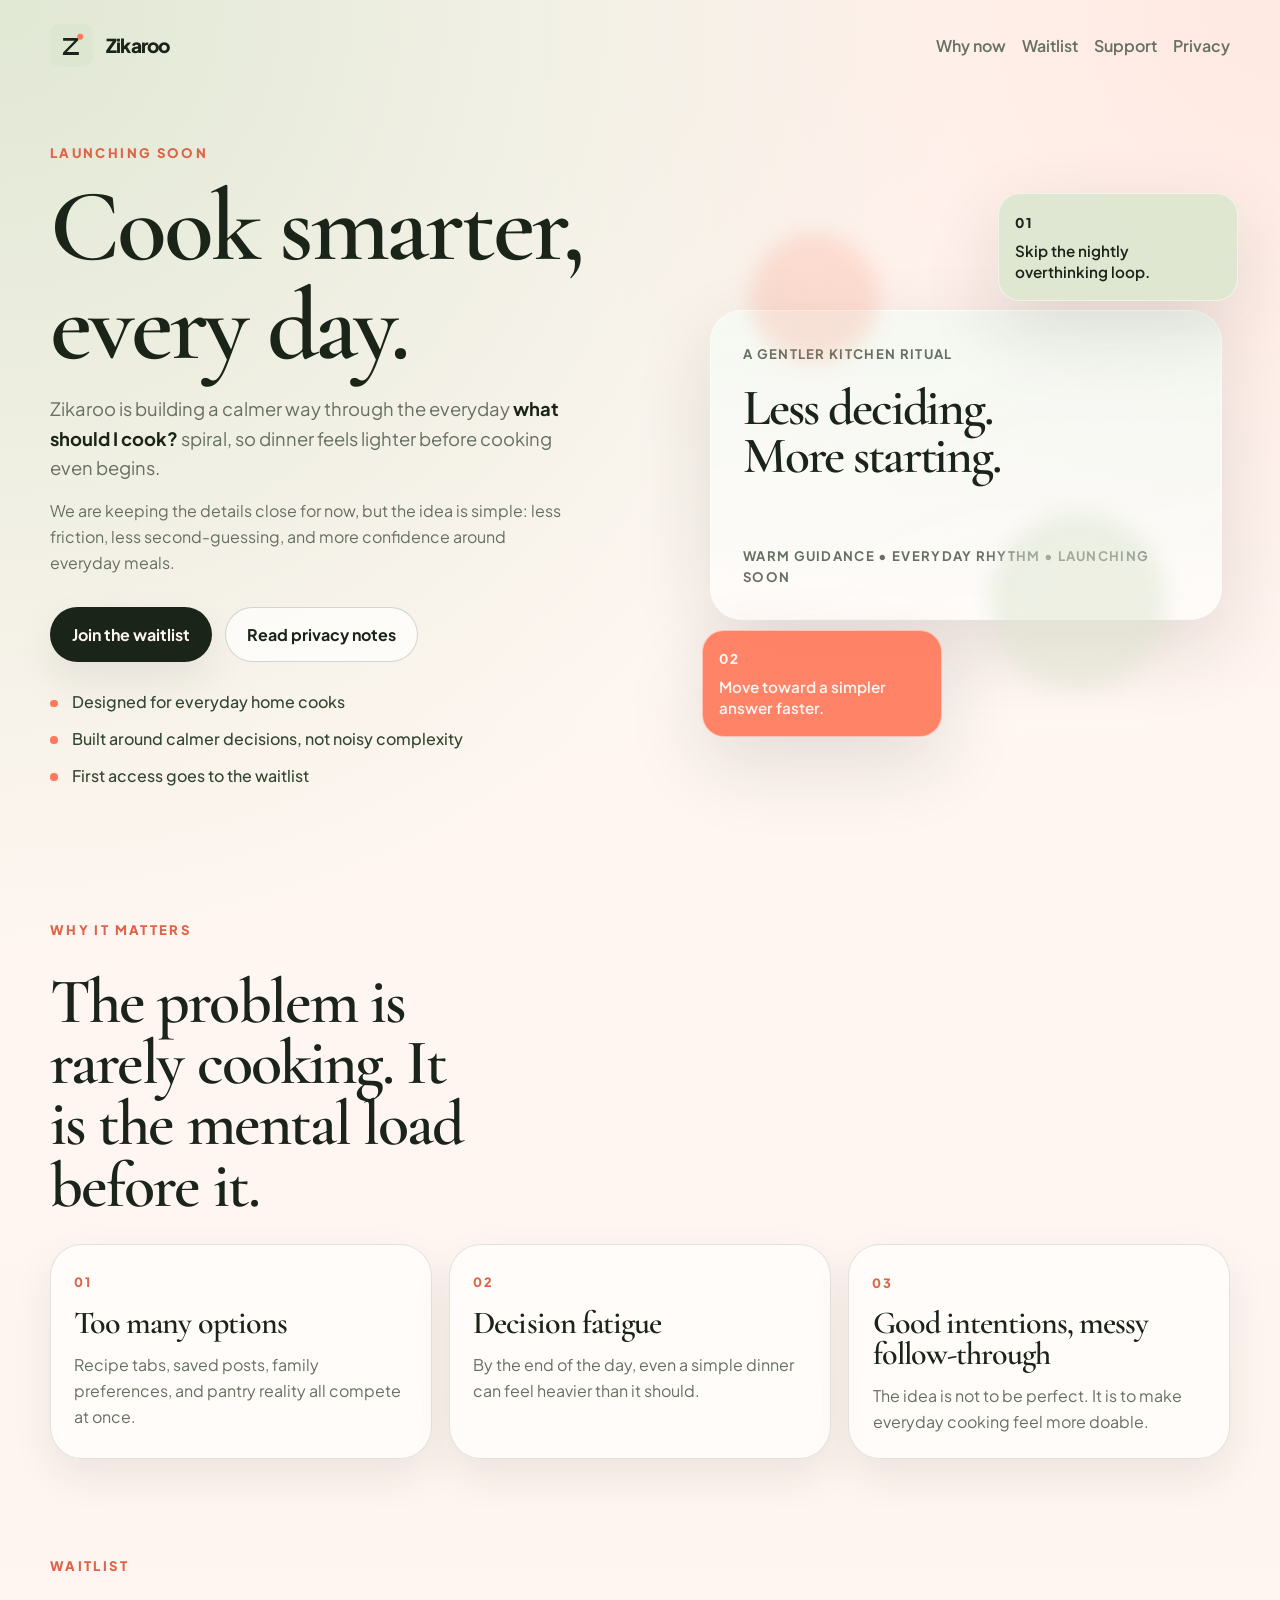
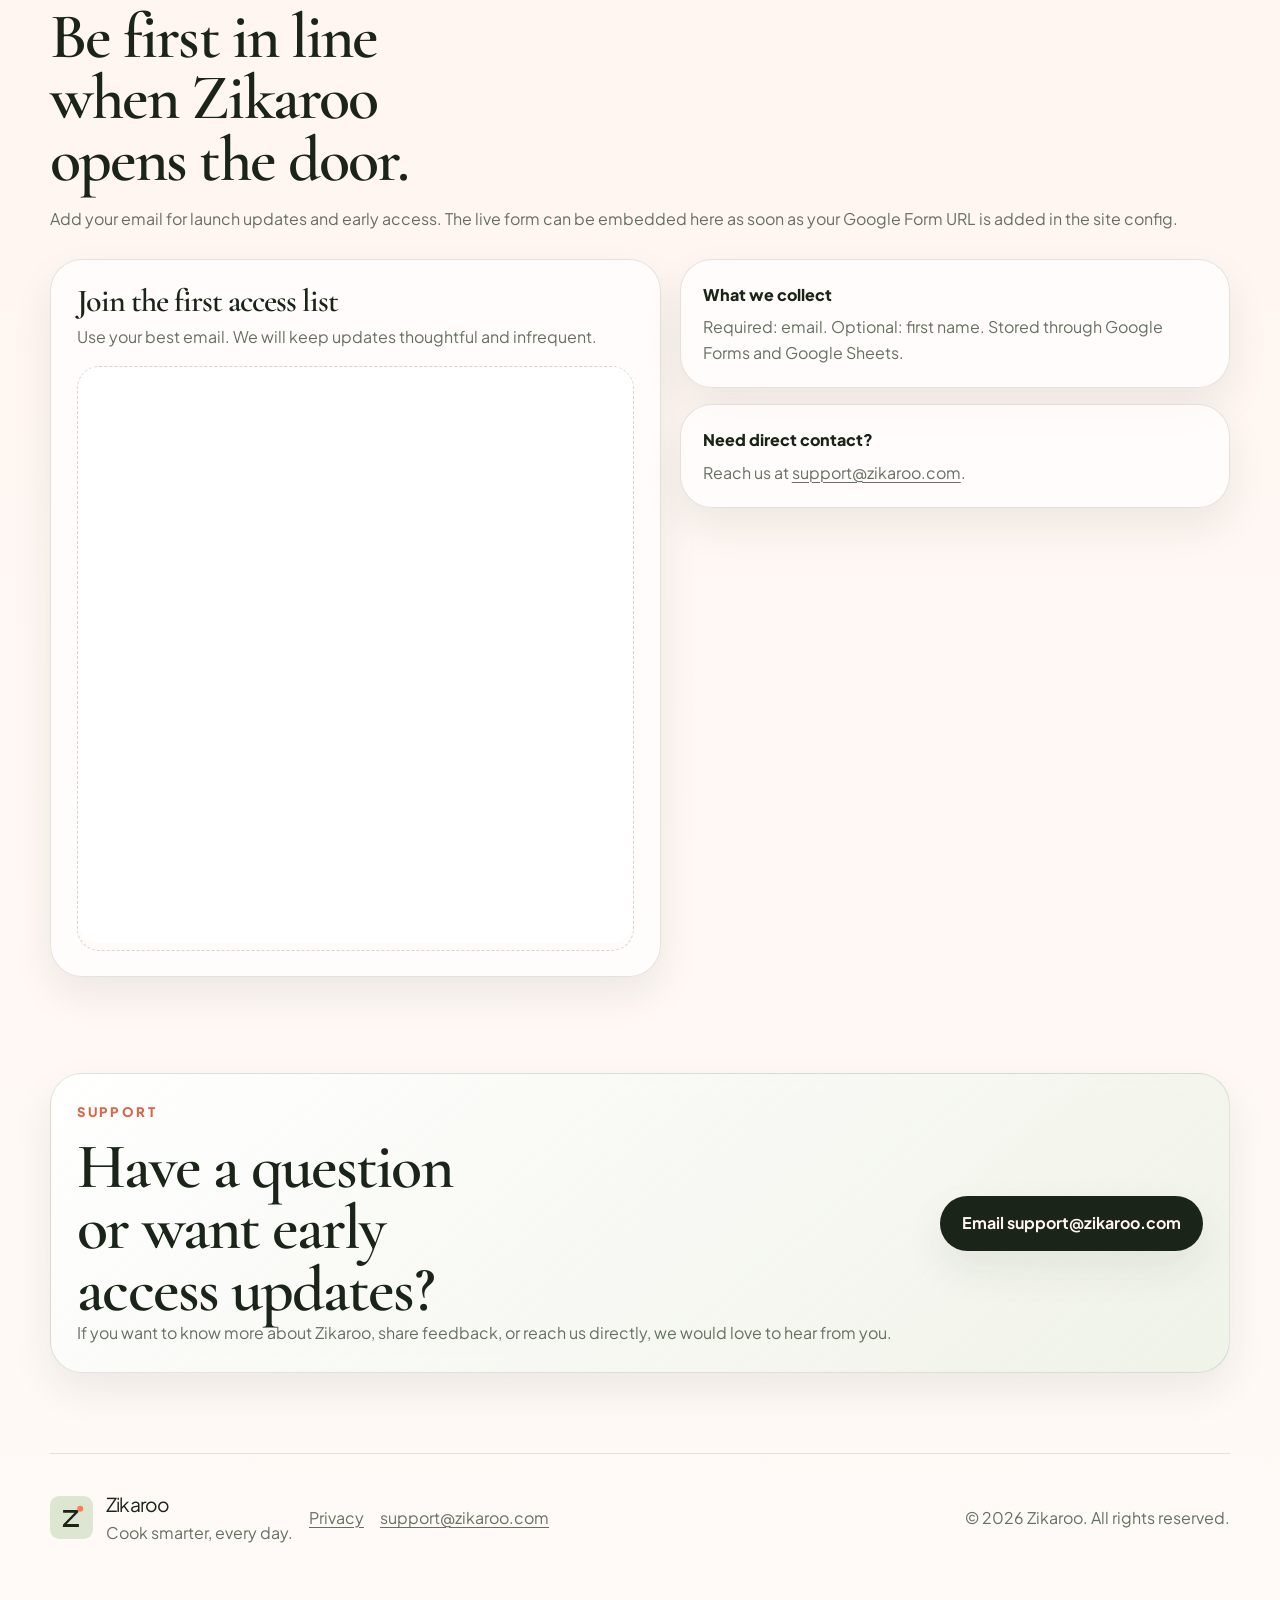
<file: index.html>
<!DOCTYPE html>
<html lang="en">
<head>
  <meta charset="UTF-8">
  <meta name="viewport" content="width=device-width, initial-scale=1.0">
  <title>Zikaroo | Cook smarter, every day.</title>
  <meta
    name="description"
    content="Zikaroo is launching soon with a calmer, smarter way to get past the daily what-should-I-cook spiral."
  >
  <link rel="icon" type="image/svg+xml" href="assets/brand-mark.svg">
  <link rel="preconnect" href="https://fonts.googleapis.com">
  <link rel="preconnect" href="https://fonts.gstatic.com" crossorigin>
  <link
    href="https://fonts.googleapis.com/css2?family=Cormorant+Garamond:wght@500;600;700&amp;family=Plus+Jakarta+Sans:wght@400;500;600;700;800&amp;display=swap"
    rel="stylesheet"
  >
  <link rel="stylesheet" href="styles.css">
</head>
<body class="page-home">
  <div class="page-shell">
    <header class="site-header">
      <a class="brand" href="#top" aria-label="Zikaroo home">
        <img class="brand-mark" src="assets/brand-mark.svg" alt="">
        <span class="brand-wordmark">Zikaroo</span>
      </a>
      <nav class="site-nav" aria-label="Primary">
        <a href="#story">Why now</a>
        <a href="#waitlist">Waitlist</a>
        <a href="#support">Support</a>
        <a href="privacy.html">Privacy</a>
      </nav>
    </header>

    <main id="top">
      <section class="hero">
        <div class="hero-copy">
          <div class="eyebrow">Launching soon</div>
          <h1>Cook smarter, every day.</h1>
          <p class="hero-lead">
            Zikaroo is building a calmer way through the everyday
            <span class="highlight">what should I cook?</span> spiral,
            so dinner feels lighter before cooking even begins.
          </p>
          <p class="hero-subcopy">
            We are keeping the details close for now, but the idea is simple:
            less friction, less second-guessing, and more confidence around everyday meals.
          </p>
          <div class="hero-actions">
            <a class="button button-primary" href="#waitlist">Join the waitlist</a>
            <a class="button button-secondary" href="privacy.html">Read privacy notes</a>
          </div>
          <ul class="hero-points" aria-label="Highlights">
            <li>Designed for everyday home cooks</li>
            <li>Built around calmer decisions, not noisy complexity</li>
            <li>First access goes to the waitlist</li>
          </ul>
        </div>

        <aside class="hero-visual" aria-label="Zikaroo preview">
          <div class="visual-card visual-card-main">
            <div class="visual-card-label">A gentler kitchen ritual</div>
            <div class="visual-card-title">Less deciding.<br>More starting.</div>
            <div class="visual-card-meta">warm guidance • everyday rhythm • launching soon</div>
          </div>
          <div class="visual-card visual-card-floating visual-card-sage">
            <span class="stat-number">01</span>
            <span class="stat-copy">Skip the nightly overthinking loop.</span>
          </div>
          <div class="visual-card visual-card-floating visual-card-coral">
            <span class="stat-number">02</span>
            <span class="stat-copy">Move toward a simpler answer faster.</span>
          </div>
          <div class="orb orb-a"></div>
          <div class="orb orb-b"></div>
        </aside>
      </section>

      <section class="section story-section" id="story">
        <div class="section-heading">
          <div class="eyebrow">Why it matters</div>
          <h2>The problem is rarely cooking. It is the mental load before it.</h2>
        </div>
        <div class="problem-grid">
          <article class="problem-card">
            <span class="problem-index">01</span>
            <h3>Too many options</h3>
            <p>
              Recipe tabs, saved posts, family preferences, and pantry reality all compete at once.
            </p>
          </article>
          <article class="problem-card">
            <span class="problem-index">02</span>
            <h3>Decision fatigue</h3>
            <p>
              By the end of the day, even a simple dinner can feel heavier than it should.
            </p>
          </article>
          <article class="problem-card">
            <span class="problem-index">03</span>
            <h3>Good intentions, messy follow-through</h3>
            <p>
              The idea is not to be perfect. It is to make everyday cooking feel more doable.
            </p>
          </article>
        </div>
      </section>

      <section class="section waitlist-section" id="waitlist">
        <div class="section-heading">
          <div class="eyebrow">Waitlist</div>
          <h2>Be first in line when Zikaroo opens the door.</h2>
          <p>
            Add your email for launch updates and early access. The live form can be embedded here
            as soon as your Google Form URL is added in the site config.
          </p>
        </div>
        <div class="waitlist-grid">
          <div class="waitlist-panel">
            <div class="waitlist-panel-head">
              <h3>Join the first access list</h3>
              <p>Use your best email. We will keep updates thoughtful and infrequent.</p>
            </div>
            <div class="waitlist-embed" data-waitlist-embed></div>
          </div>
          <aside class="waitlist-notes">
            <div class="note-card">
              <div class="note-title">What we collect</div>
              <p>Required: email. Optional: first name. Stored through Google Forms and Google Sheets.</p>
            </div>
            <div class="note-card">
              <div class="note-title">Need direct contact?</div>
              <p>
                Reach us at <a class="support-email" href="mailto:support@zikaroo.com">support@zikaroo.com</a>.
              </p>
            </div>
          </aside>
        </div>
      </section>

      <section class="section support-section" id="support">
        <div class="support-card">
          <div>
            <div class="eyebrow">Support</div>
            <h2>Have a question or want early access updates?</h2>
            <p>
              If you want to know more about Zikaroo, share feedback, or reach us directly, we would love to hear from you.
            </p>
          </div>
          <a class="button button-primary" href="mailto:support@zikaroo.com">Email support@zikaroo.com</a>
        </div>
      </section>
    </main>

    <footer class="site-footer">
      <div class="footer-brand">
        <img class="brand-mark" src="assets/brand-mark.svg" alt="">
        <div>
          <div class="brand-wordmark">Zikaroo</div>
          <div class="footer-tagline">Cook smarter, every day.</div>
        </div>
      </div>
      <div class="footer-links">
        <a href="privacy.html">Privacy</a>
        <a class="support-email" href="mailto:support@zikaroo.com">support@zikaroo.com</a>
      </div>
      <div class="footer-copy">© <span data-current-year></span> Zikaroo. All rights reserved.</div>
    </footer>
  </div>

  <script src="site-config.js"></script>
  <script src="app.js"></script>
</body>
</html>
</file>
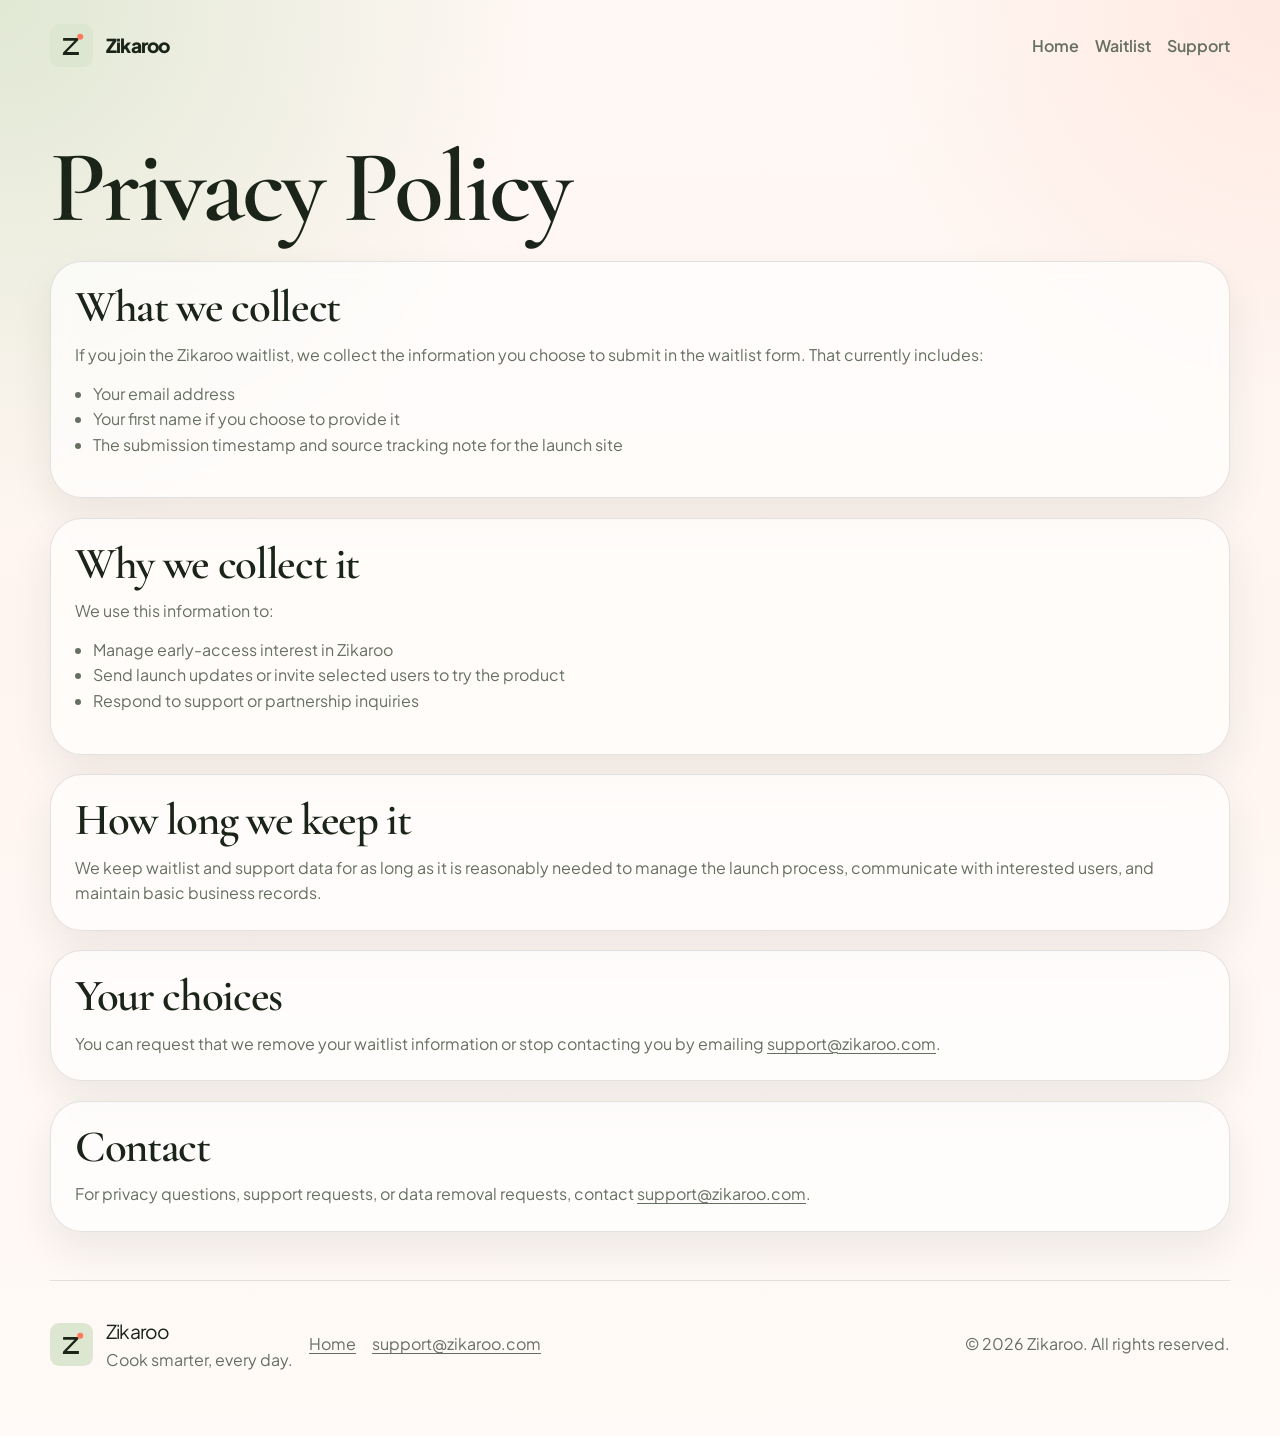
<file: privacy.html>
<!DOCTYPE html>
<html lang="en">
<head>
  <meta charset="UTF-8">
  <meta name="viewport" content="width=device-width, initial-scale=1.0">
  <title>Zikaroo Privacy</title>
  <meta
    name="description"
    content="Privacy information for the Zikaroo launch waitlist and support contact."
  >
  <link rel="icon" type="image/svg+xml" href="assets/brand-mark.svg">
  <link rel="preconnect" href="https://fonts.googleapis.com">
  <link rel="preconnect" href="https://fonts.gstatic.com" crossorigin>
  <link
    href="https://fonts.googleapis.com/css2?family=Cormorant+Garamond:wght@500;600;700&amp;family=Plus+Jakarta+Sans:wght@400;500;600;700;800&amp;display=swap"
    rel="stylesheet"
  >
  <link rel="stylesheet" href="styles.css">
</head>
<body class="page-privacy">
  <div class="page-shell">
    <header class="site-header">
      <a class="brand" href="index.html" aria-label="Zikaroo home">
        <img class="brand-mark" src="assets/brand-mark.svg" alt="">
        <span class="brand-wordmark">Zikaroo</span>
      </a>
      <nav class="site-nav" aria-label="Primary">
        <a href="index.html">Home</a>
        <a href="index.html#waitlist">Waitlist</a>
        <a href="mailto:support@zikaroo.com">Support</a>
      </nav>
    </header>

    <main class="policy-layout">
      <section class="policy-hero">
        <h1>Privacy Policy</h1>
      </section>

      <section class="policy-card">
        <h2>What we collect</h2>
        <p>
          If you join the Zikaroo waitlist, we collect the information you choose to submit in the
          waitlist form. That currently includes:
        </p>
        <ul class="policy-list">
          <li>Your email address</li>
          <li>Your first name if you choose to provide it</li>
          <li>The submission timestamp and source tracking note for the launch site</li>
        </ul>
      </section>

      <section class="policy-card">
        <h2>Why we collect it</h2>
        <p>We use this information to:</p>
        <ul class="policy-list">
          <li>Manage early-access interest in Zikaroo</li>
          <li>Send launch updates or invite selected users to try the product</li>
          <li>Respond to support or partnership inquiries</li>
        </ul>
      </section>

      <section class="policy-card">
        <h2>How long we keep it</h2>
        <p>
          We keep waitlist and support data for as long as it is reasonably needed to manage the
          launch process, communicate with interested users, and maintain basic business records.
        </p>
      </section>

      <section class="policy-card">
        <h2>Your choices</h2>
        <p>
          You can request that we remove your waitlist information or stop contacting you by emailing
          <a class="support-email" href="mailto:support@zikaroo.com">support@zikaroo.com</a>.
        </p>
      </section>

      <section class="policy-card">
        <h2>Contact</h2>
        <p>
          For privacy questions, support requests, or data removal requests, contact
          <a class="support-email" href="mailto:support@zikaroo.com">support@zikaroo.com</a>.
        </p>
      </section>
    </main>

    <footer class="site-footer">
      <div class="footer-brand">
        <img class="brand-mark" src="assets/brand-mark.svg" alt="">
        <div>
          <div class="brand-wordmark">Zikaroo</div>
          <div class="footer-tagline">Cook smarter, every day.</div>
        </div>
      </div>
      <div class="footer-links">
        <a href="index.html">Home</a>
        <a class="support-email" href="mailto:support@zikaroo.com">support@zikaroo.com</a>
      </div>
      <div class="footer-copy">© <span data-current-year></span> Zikaroo. All rights reserved.</div>
    </footer>
  </div>

  <script src="site-config.js"></script>
  <script src="app.js"></script>
</body>
</html>
</file>
<file: styles.css>
:root {
  --sage: #dde6d0;
  --sage-deep: #bdc9ac;
  --coral: #ff7a5c;
  --coral-deep: #de6448;
  --bone: #fff5f0;
  --paper: #fffbf7;
  --forest: #1a2418;
  --forest-soft: #33462f;
  --muted: #667062;
  --line: rgba(26, 36, 24, 0.12);
  --line-strong: rgba(26, 36, 24, 0.18);
  --shadow-soft: 0 28px 80px rgba(26, 36, 24, 0.12);
  --shadow-card: 0 18px 40px rgba(26, 36, 24, 0.08);
  --radius-lg: 32px;
  --radius-md: 22px;
  --radius-sm: 16px;
  --content-width: 1180px;
}

* {
  box-sizing: border-box;
}

html {
  scroll-behavior: smooth;
}

body {
  margin: 0;
  color: var(--forest);
  background:
    radial-gradient(circle at top left, rgba(221, 230, 208, 0.9), transparent 28%),
    radial-gradient(circle at top right, rgba(255, 122, 92, 0.12), transparent 22%),
    linear-gradient(180deg, #fff8f4 0%, #fff5f0 45%, #fffaf7 100%);
  font-family: "Plus Jakarta Sans", "Segoe UI", sans-serif;
  line-height: 1.6;
}

img {
  display: block;
  max-width: 100%;
}

a {
  color: inherit;
  text-decoration-thickness: 0.08em;
  text-underline-offset: 0.18em;
}

.page-shell {
  width: min(calc(100% - 2rem), var(--content-width));
  margin: 0 auto;
  padding-bottom: 3rem;
}

.site-header,
.site-footer,
.hero,
.section,
.policy-layout {
  position: relative;
  z-index: 1;
}

.site-header {
  display: flex;
  align-items: center;
  justify-content: space-between;
  gap: 1rem;
  padding: 1.5rem 0 1rem;
}

.brand {
  display: inline-flex;
  align-items: center;
  gap: 0.8rem;
  font-weight: 800;
  text-decoration: none;
}

.brand-mark {
  width: 2.7rem;
  height: 2.7rem;
  flex-shrink: 0;
}

.brand-wordmark {
  letter-spacing: -0.04em;
  font-size: 1.2rem;
}

.site-nav {
  display: inline-flex;
  gap: 1rem;
  align-items: center;
  flex-wrap: wrap;
  justify-content: flex-end;
}

.site-nav a {
  color: var(--muted);
  text-decoration: none;
  font-weight: 600;
}

.site-nav a:hover,
.site-nav a:focus-visible,
.support-email:hover,
.support-email:focus-visible {
  color: var(--forest);
}

.hero {
  display: grid;
  grid-template-columns: minmax(0, 1.08fr) minmax(280px, 0.92fr);
  gap: 2rem;
  align-items: center;
  min-height: calc(100vh - 7rem);
  padding: 2.5rem 0 4rem;
}

.eyebrow {
  margin-bottom: 0.9rem;
  color: var(--coral-deep);
  font-size: 0.82rem;
  font-weight: 800;
  letter-spacing: 0.18em;
  text-transform: uppercase;
}

h1,
h2,
h3 {
  margin: 0;
  font-family: "Cormorant Garamond", Georgia, serif;
  font-weight: 600;
  letter-spacing: -0.03em;
  line-height: 0.96;
}

h1 {
  font-size: clamp(3.5rem, 8vw, 6.9rem);
  max-width: 11ch;
}

h2 {
  font-size: clamp(2.4rem, 5vw, 4rem);
  max-width: 14ch;
}

h3 {
  font-size: clamp(1.6rem, 2.8vw, 2rem);
}

p {
  margin: 0;
}

.hero-lead,
.hero-subcopy,
.section-heading p,
.expectation-panel p,
.problem-card p,
.note-card p,
.support-card p,
.policy-card p,
.policy-card li {
  color: var(--muted);
  font-size: 1rem;
}

.hero-lead {
  max-width: 34rem;
  margin-top: 1.25rem;
  font-size: 1.15rem;
}

.hero-subcopy {
  max-width: 33rem;
  margin-top: 1rem;
}

.highlight {
  color: var(--forest);
  font-weight: 700;
}

.hero-actions {
  display: flex;
  flex-wrap: wrap;
  gap: 0.85rem;
  margin-top: 2rem;
}

.button {
  display: inline-flex;
  align-items: center;
  justify-content: center;
  min-height: 3.25rem;
  padding: 0.85rem 1.3rem;
  border: 1px solid transparent;
  border-radius: 999px;
  font-weight: 700;
  text-decoration: none;
  transition: transform 180ms ease, box-shadow 180ms ease, border-color 180ms ease;
}

.button:hover,
.button:focus-visible {
  transform: translateY(-1px);
}

.button-primary {
  color: var(--bone);
  background: var(--forest);
  box-shadow: var(--shadow-card);
}

.button-secondary {
  color: var(--forest);
  background: rgba(255, 255, 255, 0.7);
  border-color: var(--line-strong);
}

.hero-points {
  display: grid;
  gap: 0.7rem;
  margin: 1.7rem 0 0;
  padding: 0;
  list-style: none;
}

.hero-points li {
  position: relative;
  padding-left: 1.35rem;
  color: var(--forest-soft);
  font-weight: 500;
}

.hero-points li::before {
  content: "";
  position: absolute;
  top: 0.65rem;
  left: 0;
  width: 0.48rem;
  height: 0.48rem;
  border-radius: 50%;
  background: var(--coral);
}

.hero-visual {
  position: relative;
  min-height: 36rem;
  display: flex;
  align-items: center;
  justify-content: center;
}

.visual-card {
  position: relative;
  overflow: hidden;
  border: 1px solid rgba(255, 255, 255, 0.5);
  border-radius: var(--radius-lg);
  box-shadow: var(--shadow-soft);
  backdrop-filter: blur(12px);
}

.visual-card-main {
  width: min(100%, 32rem);
  padding: 2rem;
  background:
    linear-gradient(160deg, rgba(255, 255, 255, 0.72), rgba(255, 255, 255, 0.58)),
    linear-gradient(180deg, rgba(221, 230, 208, 0.95), rgba(255, 245, 240, 0.92));
}

.visual-card-label,
.visual-card-meta {
  color: var(--muted);
  font-size: 0.82rem;
  font-weight: 700;
  letter-spacing: 0.1em;
  text-transform: uppercase;
}

.visual-card-title {
  margin: 1.2rem 0 4rem;
  font-family: "Cormorant Garamond", Georgia, serif;
  font-size: clamp(2.5rem, 4vw, 4rem);
  font-weight: 600;
  line-height: 0.95;
  letter-spacing: -0.04em;
}

.visual-card-floating {
  position: absolute;
  display: grid;
  gap: 0.4rem;
  width: 15rem;
  padding: 1.1rem 1rem;
  border-radius: var(--radius-md);
}

.visual-card-sage {
  top: 1rem;
  right: -0.5rem;
  background: rgba(221, 230, 208, 0.92);
}

.visual-card-coral {
  left: 0;
  bottom: 1rem;
  color: var(--bone);
  background: rgba(255, 122, 92, 0.92);
}

.stat-number {
  font-size: 0.84rem;
  font-weight: 800;
  letter-spacing: 0.12em;
}

.stat-copy {
  font-size: 0.95rem;
  font-weight: 600;
  line-height: 1.4;
}

.orb {
  position: absolute;
  border-radius: 50%;
  filter: blur(10px);
  pointer-events: none;
}

.orb-a {
  top: 3.5rem;
  left: 3rem;
  width: 8rem;
  height: 8rem;
  background: rgba(255, 122, 92, 0.18);
}

.orb-b {
  right: 4rem;
  bottom: 4rem;
  width: 11rem;
  height: 11rem;
  background: rgba(221, 230, 208, 0.5);
}

.section {
  padding: 3rem 0;
}

.section-heading {
  display: grid;
  gap: 1rem;
  margin-bottom: 1.7rem;
}

.section-heading.narrow {
  max-width: 42rem;
}

.problem-grid {
  display: grid;
  grid-template-columns: repeat(3, minmax(0, 1fr));
  gap: 1.1rem;
}

.problem-card,
.expectation-panel,
.note-card,
.support-card,
.policy-card,
.waitlist-panel {
  border: 1px solid var(--line);
  border-radius: var(--radius-lg);
  background: rgba(255, 255, 255, 0.66);
  box-shadow: var(--shadow-card);
  backdrop-filter: blur(10px);
}

.problem-card {
  padding: 1.45rem;
}

.problem-index {
  display: inline-flex;
  margin-bottom: 1rem;
  color: var(--coral-deep);
  font-size: 0.8rem;
  font-weight: 800;
  letter-spacing: 0.16em;
}

.problem-card p {
  margin-top: 0.85rem;
}

.expectation-layout,
.waitlist-grid,
.support-card {
  display: grid;
  gap: 1.2rem;
}

.expectation-layout,
.waitlist-grid {
  grid-template-columns: minmax(0, 1fr) minmax(280px, 0.9fr);
}

.expectation-panel,
.waitlist-panel {
  padding: 1.6rem;
}

.expectation-panel {
  display: grid;
  gap: 1rem;
}

.chip-cloud {
  display: flex;
  flex-wrap: wrap;
  align-content: flex-start;
  gap: 0.8rem;
  padding: 1rem 0;
}

.chip-cloud span {
  display: inline-flex;
  align-items: center;
  min-height: 2.6rem;
  padding: 0.7rem 1rem;
  border: 1px solid var(--line-strong);
  border-radius: 999px;
  background: rgba(221, 230, 208, 0.55);
  color: var(--forest-soft);
  font-weight: 700;
}

.waitlist-panel-head {
  margin-bottom: 1rem;
}

.waitlist-panel-head p {
  margin-top: 0.5rem;
  color: var(--muted);
}

.waitlist-embed {
  min-height: 36rem;
  border: 1px dashed var(--line-strong);
  border-radius: 1.4rem;
  background: rgba(255, 251, 247, 0.82);
}

.waitlist-live,
.waitlist-empty {
  height: 100%;
}

.waitlist-live iframe {
  width: 100%;
  min-height: 36rem;
  border: 0;
  border-radius: 1.3rem;
  background: #fff;
}

.waitlist-empty {
  display: grid;
  place-items: center;
  padding: 1.4rem;
}

.waitlist-empty-card {
  width: min(100%, 30rem);
  padding: 1.6rem;
  border-radius: 1.4rem;
  background: linear-gradient(180deg, rgba(221, 230, 208, 0.8), rgba(255, 245, 240, 0.95));
}

.waitlist-empty-card h3 {
  font-size: 2rem;
}

.waitlist-empty-card p {
  margin-top: 0.7rem;
  color: var(--forest-soft);
}

.waitlist-actions {
  display: flex;
  flex-wrap: wrap;
  gap: 0.75rem;
  margin-top: 1.15rem;
}

.waitlist-notes {
  display: grid;
  gap: 1rem;
  align-content: start;
}

.note-card {
  padding: 1.35rem;
}

.note-title {
  margin-bottom: 0.45rem;
  font-weight: 800;
  color: var(--forest);
}

.support-card {
  grid-template-columns: minmax(0, 1fr) auto;
  align-items: center;
  padding: 1.65rem;
  background:
    linear-gradient(140deg, rgba(255, 255, 255, 0.7), rgba(221, 230, 208, 0.45)),
    rgba(255, 255, 255, 0.62);
}

.site-footer {
  display: grid;
  grid-template-columns: auto auto 1fr;
  gap: 1rem;
  align-items: center;
  padding: 2.2rem 0 1rem;
  border-top: 1px solid var(--line);
  margin-top: 2rem;
}

.footer-brand {
  display: inline-flex;
  align-items: center;
  gap: 0.8rem;
}

.footer-tagline,
.footer-copy {
  color: var(--muted);
}

.footer-links {
  display: inline-flex;
  gap: 1rem;
  flex-wrap: wrap;
}

.footer-links a {
  color: var(--muted);
}

.footer-copy {
  text-align: right;
}

.policy-layout {
  display: grid;
  gap: 1.2rem;
  padding: 2.4rem 0 1rem;
}

.policy-hero {
  max-width: 46rem;
  padding: 1rem 0 0.4rem;
}

.policy-hero p {
  margin-top: 1rem;
  max-width: 36rem;
  color: var(--muted);
}

.policy-card {
  padding: 1.5rem;
}

.policy-card h2 {
  font-size: clamp(2rem, 3.5vw, 2.8rem);
  max-width: none;
}

.policy-card p,
.policy-card ul {
  margin-top: 0.8rem;
}

.policy-list {
  padding-left: 1.15rem;
  color: var(--muted);
}

@media (max-width: 980px) {
  .hero,
  .problem-grid,
  .expectation-layout,
  .waitlist-grid,
  .support-card,
  .site-footer {
    grid-template-columns: 1fr;
  }

  .hero {
    min-height: auto;
    padding-top: 1rem;
  }

  .hero-visual {
    order: -1;
    min-height: 27rem;
  }

  .support-card {
    align-items: start;
  }

  .footer-copy {
    text-align: left;
  }
}

@media (max-width: 720px) {
  .page-shell {
    width: min(calc(100% - 1.25rem), var(--content-width));
  }

  .site-header {
    align-items: flex-start;
    flex-direction: column;
  }

  .site-nav {
    justify-content: flex-start;
  }

  h1 {
    max-width: 9ch;
  }

  .hero-visual {
    min-height: 24rem;
  }

  .visual-card-main {
    padding: 1.4rem;
  }

  .visual-card-floating {
    width: 12rem;
  }

  .visual-card-sage {
    right: 0;
  }

  .visual-card-coral {
    left: 0.5rem;
    bottom: 0;
  }

  .waitlist-embed,
  .waitlist-live iframe {
    min-height: 40rem;
  }
}
</file>
